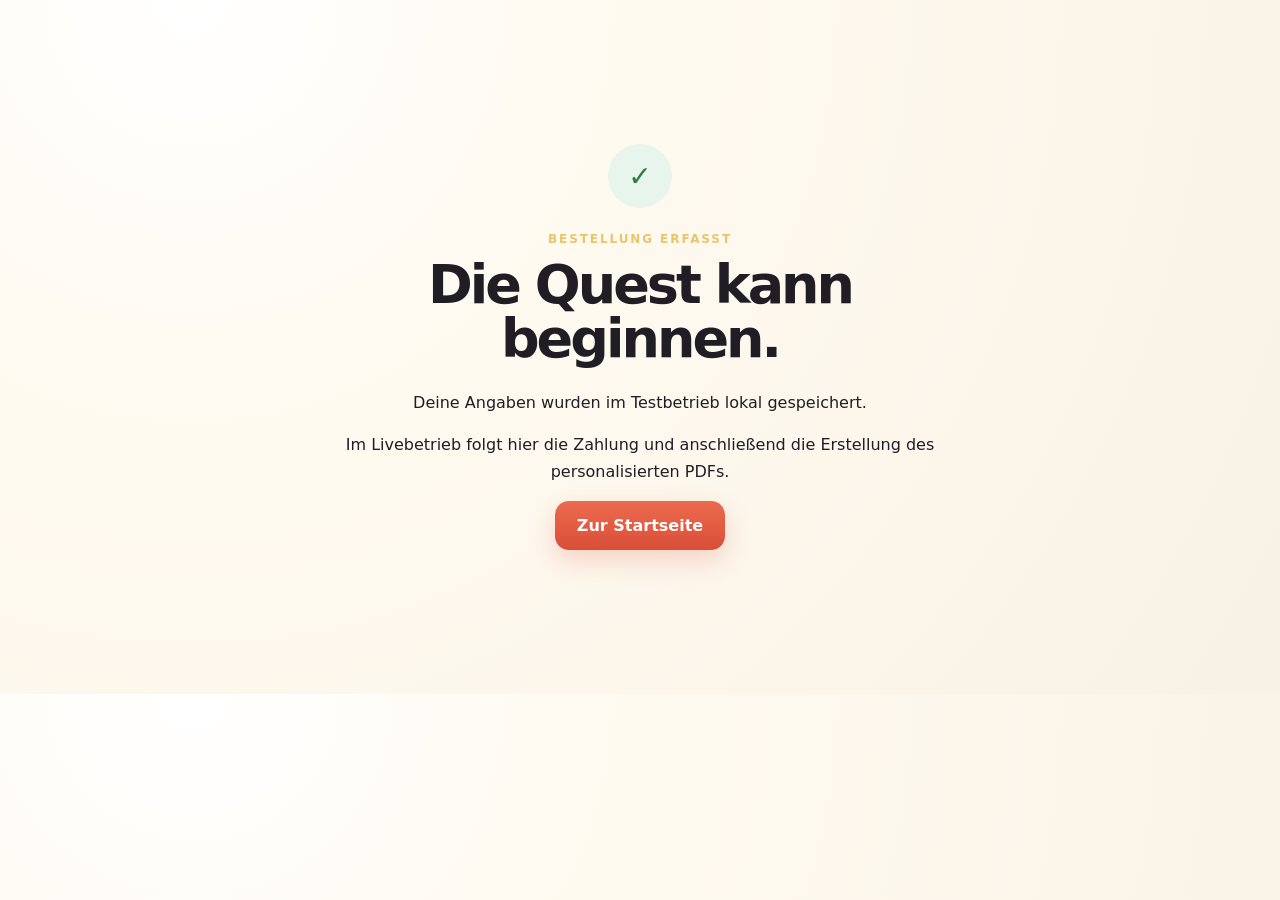
<file: danke.html>
<!doctype html><html lang="de"><head><meta charset="utf-8"><meta name="viewport" content="width=device-width,initial-scale=1"><title>Danke – GeburtstagsQuest</title><link rel="stylesheet" href="assets/style.css"></head><body><main class="thankyou"><div class="success">✓</div><div class="eyebrow">BESTELLUNG ERFASST</div><h1>Die Quest kann beginnen.</h1><p>Deine Angaben wurden im Testbetrieb lokal gespeichert.</p><p>Im Livebetrieb folgt hier die Zahlung und anschließend die Erstellung des personalisierten PDFs.</p><a class="btn" href="index.html">Zur Startseite</a></main></body></html>
</file>
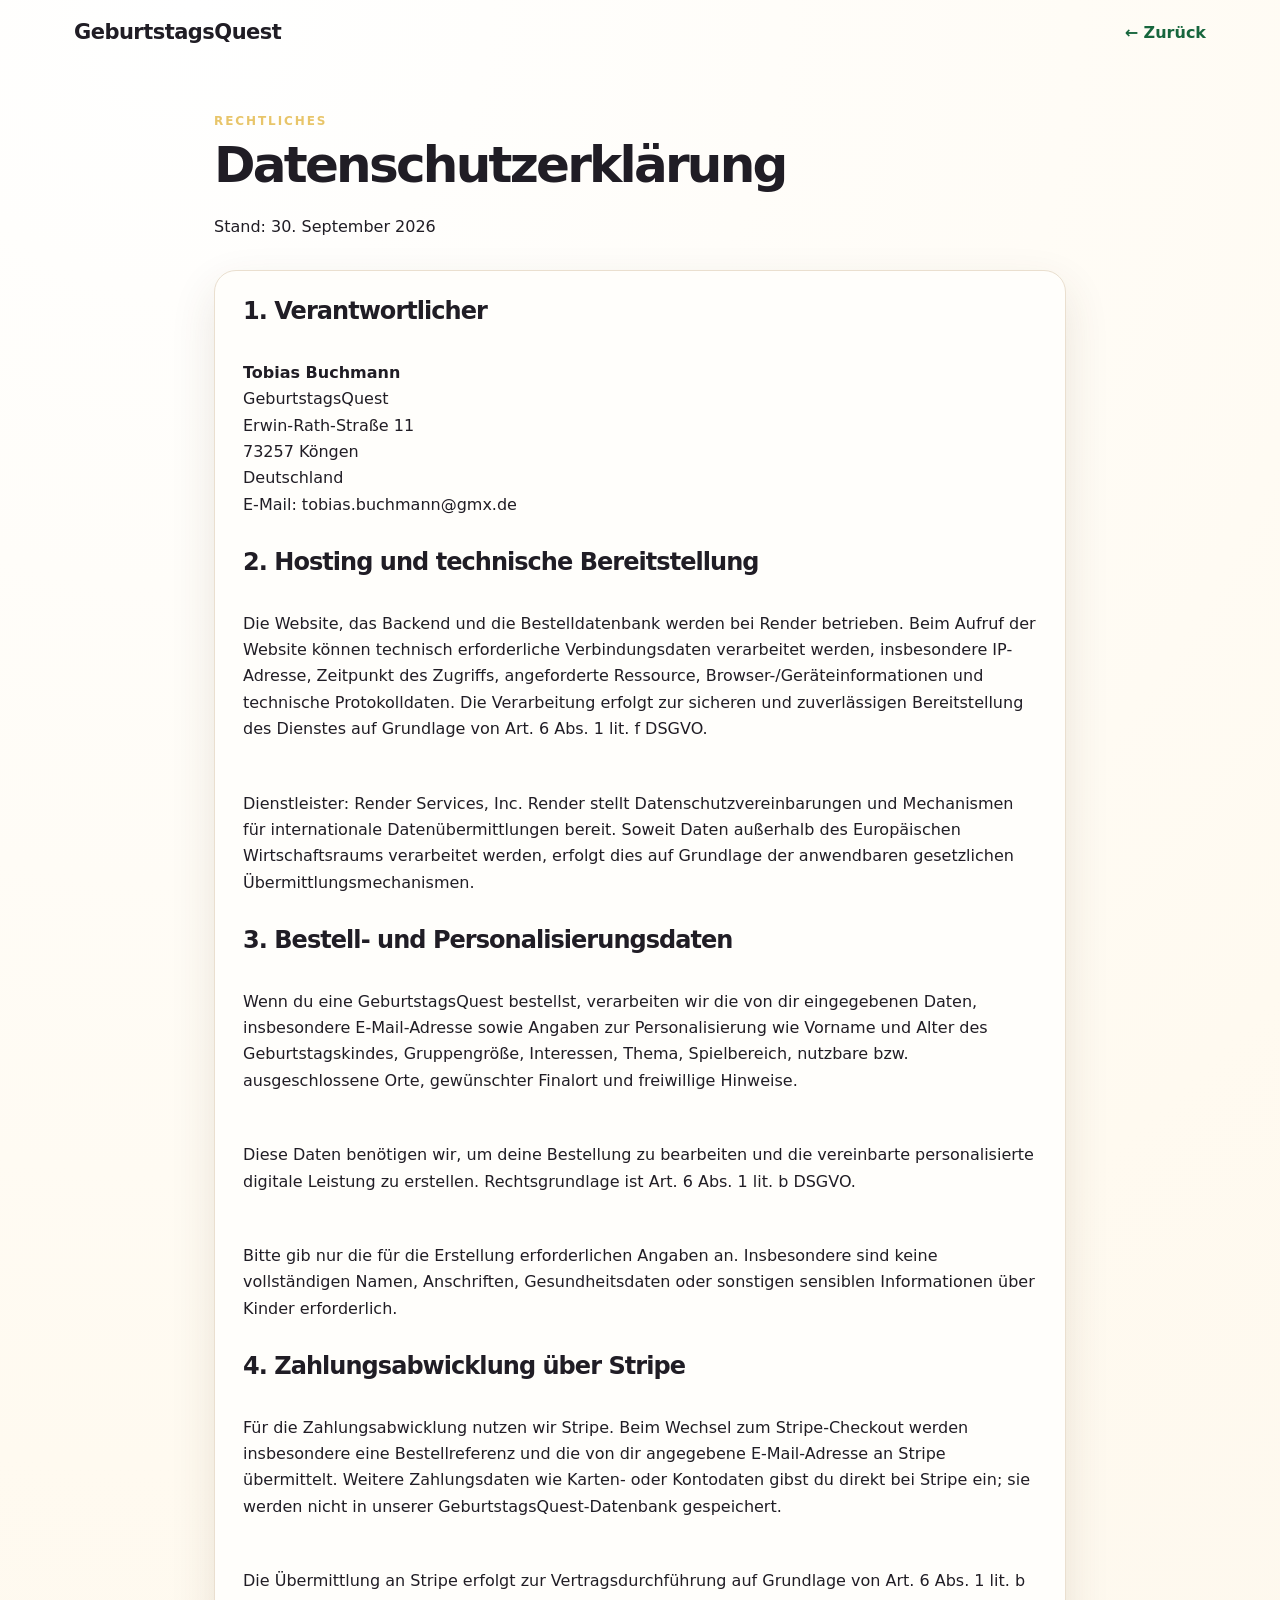
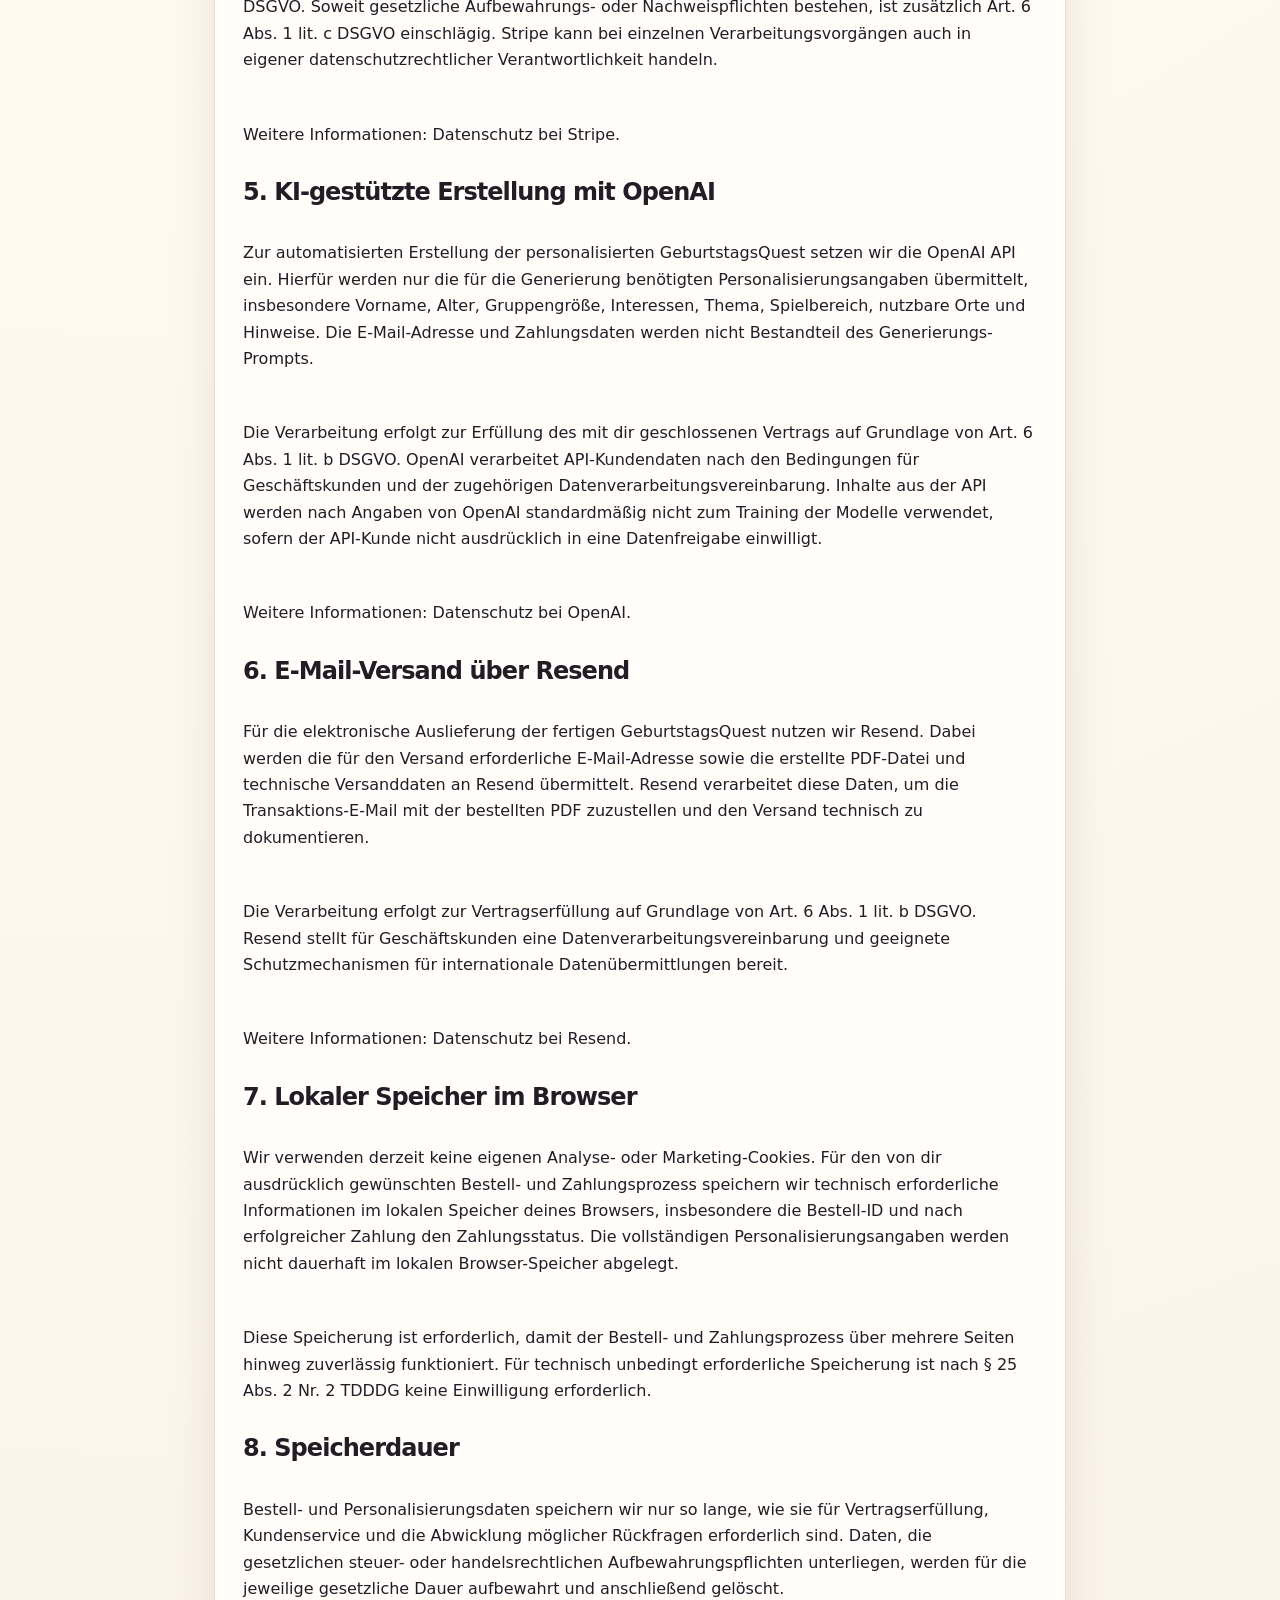
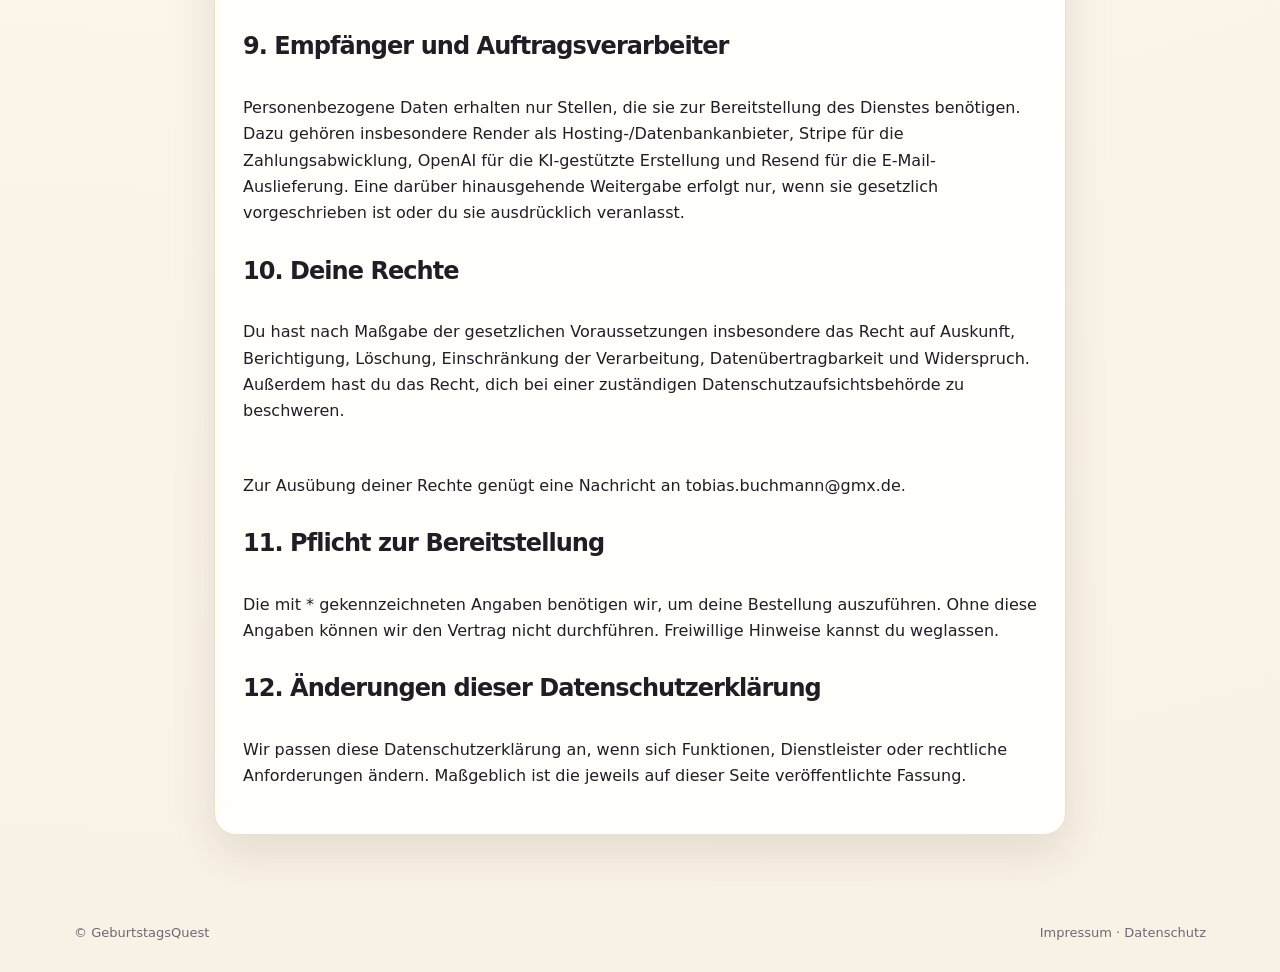
<file: datenschutz.html>
<!doctype html>
<html lang="de">
<head>
  <meta charset="utf-8">
  <meta name="viewport" content="width=device-width, initial-scale=1">
  <title>Datenschutz – GeburtstagsQuest</title>
  <meta name="robots" content="index,follow">
  <link rel="stylesheet" href="assets/style.css">
</head>
<body>
  <header class="nav">
    <a class="brand" href="index.html">GeburtstagsQuest</a>
    <a class="link" href="index.html">← Zurück</a>
  </header>

  <main class="form-page">
    <div class="form-intro">
      <div class="eyebrow">RECHTLICHES</div>
      <h1>Datenschutzerklärung</h1>
      <p>Stand: 30. September 2026</p>
    </div>

    <section class="form-section">
      <h2>1. Verantwortlicher</h2>
      <p><strong>Tobias Buchmann</strong><br>
      GeburtstagsQuest<br>
      Erwin-Rath-Straße 11<br>
      73257 Köngen<br>
      Deutschland<br>
      E-Mail: <a href="mailto:tobias.buchmann@gmx.de">tobias.buchmann@gmx.de</a></p>

      <h2>2. Hosting und technische Bereitstellung</h2>
      <p>Die Website, das Backend und die Bestelldatenbank werden bei Render betrieben. Beim Aufruf der Website können technisch erforderliche Verbindungsdaten verarbeitet werden, insbesondere IP-Adresse, Zeitpunkt des Zugriffs, angeforderte Ressource, Browser-/Geräteinformationen und technische Protokolldaten. Die Verarbeitung erfolgt zur sicheren und zuverlässigen Bereitstellung des Dienstes auf Grundlage von Art. 6 Abs. 1 lit. f DSGVO.</p>
      <p>Dienstleister: Render Services, Inc. Render stellt Datenschutzvereinbarungen und Mechanismen für internationale Datenübermittlungen bereit. Soweit Daten außerhalb des Europäischen Wirtschaftsraums verarbeitet werden, erfolgt dies auf Grundlage der anwendbaren gesetzlichen Übermittlungsmechanismen.</p>

      <h2>3. Bestell- und Personalisierungsdaten</h2>
      <p>Wenn du eine GeburtstagsQuest bestellst, verarbeiten wir die von dir eingegebenen Daten, insbesondere E-Mail-Adresse sowie Angaben zur Personalisierung wie Vorname und Alter des Geburtstagskindes, Gruppengröße, Interessen, Thema, Spielbereich, nutzbare bzw. ausgeschlossene Orte, gewünschter Finalort und freiwillige Hinweise.</p>
      <p>Diese Daten benötigen wir, um deine Bestellung zu bearbeiten und die vereinbarte personalisierte digitale Leistung zu erstellen. Rechtsgrundlage ist Art. 6 Abs. 1 lit. b DSGVO.</p>
      <p>Bitte gib nur die für die Erstellung erforderlichen Angaben an. Insbesondere sind keine vollständigen Namen, Anschriften, Gesundheitsdaten oder sonstigen sensiblen Informationen über Kinder erforderlich.</p>

      <h2>4. Zahlungsabwicklung über Stripe</h2>
      <p>Für die Zahlungsabwicklung nutzen wir Stripe. Beim Wechsel zum Stripe-Checkout werden insbesondere eine Bestellreferenz und die von dir angegebene E-Mail-Adresse an Stripe übermittelt. Weitere Zahlungsdaten wie Karten- oder Kontodaten gibst du direkt bei Stripe ein; sie werden nicht in unserer GeburtstagsQuest-Datenbank gespeichert.</p>
      <p>Die Übermittlung an Stripe erfolgt zur Vertragsdurchführung auf Grundlage von Art. 6 Abs. 1 lit. b DSGVO. Soweit gesetzliche Aufbewahrungs- oder Nachweispflichten bestehen, ist zusätzlich Art. 6 Abs. 1 lit. c DSGVO einschlägig. Stripe kann bei einzelnen Verarbeitungsvorgängen auch in eigener datenschutzrechtlicher Verantwortlichkeit handeln.</p>
      <p>Weitere Informationen: <a href="https://stripe.com/de/privacy" rel="noopener noreferrer">Datenschutz bei Stripe</a>.</p>

      <h2>5. KI-gestützte Erstellung mit OpenAI</h2>
      <p>Zur automatisierten Erstellung der personalisierten GeburtstagsQuest setzen wir die OpenAI API ein. Hierfür werden nur die für die Generierung benötigten Personalisierungsangaben übermittelt, insbesondere Vorname, Alter, Gruppengröße, Interessen, Thema, Spielbereich, nutzbare Orte und Hinweise. Die E-Mail-Adresse und Zahlungsdaten werden nicht Bestandteil des Generierungs-Prompts.</p>
      <p>Die Verarbeitung erfolgt zur Erfüllung des mit dir geschlossenen Vertrags auf Grundlage von Art. 6 Abs. 1 lit. b DSGVO. OpenAI verarbeitet API-Kundendaten nach den Bedingungen für Geschäftskunden und der zugehörigen Datenverarbeitungsvereinbarung. Inhalte aus der API werden nach Angaben von OpenAI standardmäßig nicht zum Training der Modelle verwendet, sofern der API-Kunde nicht ausdrücklich in eine Datenfreigabe einwilligt.</p>
      <p>Weitere Informationen: <a href="https://openai.com/policies/eu-privacy-policy/" rel="noopener noreferrer">Datenschutz bei OpenAI</a>.</p>

      <h2>6. E-Mail-Versand über Resend</h2>
      <p>Für die elektronische Auslieferung der fertigen GeburtstagsQuest nutzen wir Resend. Dabei werden die für den Versand erforderliche E-Mail-Adresse sowie die erstellte PDF-Datei und technische Versanddaten an Resend übermittelt. Resend verarbeitet diese Daten, um die Transaktions-E-Mail mit der bestellten PDF zuzustellen und den Versand technisch zu dokumentieren.</p>
      <p>Die Verarbeitung erfolgt zur Vertragserfüllung auf Grundlage von Art. 6 Abs. 1 lit. b DSGVO. Resend stellt für Geschäftskunden eine Datenverarbeitungsvereinbarung und geeignete Schutzmechanismen für internationale Datenübermittlungen bereit.</p>
      <p>Weitere Informationen: <a href="https://resend.com/legal/privacy-policy" rel="noopener noreferrer">Datenschutz bei Resend</a>.</p>

      <h2>7. Lokaler Speicher im Browser</h2>
      <p>Wir verwenden derzeit keine eigenen Analyse- oder Marketing-Cookies. Für den von dir ausdrücklich gewünschten Bestell- und Zahlungsprozess speichern wir technisch erforderliche Informationen im lokalen Speicher deines Browsers, insbesondere die Bestell-ID und nach erfolgreicher Zahlung den Zahlungsstatus. Die vollständigen Personalisierungsangaben werden nicht dauerhaft im lokalen Browser-Speicher abgelegt.</p>
      <p>Diese Speicherung ist erforderlich, damit der Bestell- und Zahlungsprozess über mehrere Seiten hinweg zuverlässig funktioniert. Für technisch unbedingt erforderliche Speicherung ist nach § 25 Abs. 2 Nr. 2 TDDDG keine Einwilligung erforderlich.</p>

      <h2>8. Speicherdauer</h2>
      <p>Bestell- und Personalisierungsdaten speichern wir nur so lange, wie sie für Vertragserfüllung, Kundenservice und die Abwicklung möglicher Rückfragen erforderlich sind. Daten, die gesetzlichen steuer- oder handelsrechtlichen Aufbewahrungspflichten unterliegen, werden für die jeweilige gesetzliche Dauer aufbewahrt und anschließend gelöscht.</p>

      <h2>9. Empfänger und Auftragsverarbeiter</h2>
      <p>Personenbezogene Daten erhalten nur Stellen, die sie zur Bereitstellung des Dienstes benötigen. Dazu gehören insbesondere Render als Hosting-/Datenbankanbieter, Stripe für die Zahlungsabwicklung, OpenAI für die KI-gestützte Erstellung und Resend für die E-Mail-Auslieferung. Eine darüber hinausgehende Weitergabe erfolgt nur, wenn sie gesetzlich vorgeschrieben ist oder du sie ausdrücklich veranlasst.</p>

      <h2>10. Deine Rechte</h2>
      <p>Du hast nach Maßgabe der gesetzlichen Voraussetzungen insbesondere das Recht auf Auskunft, Berichtigung, Löschung, Einschränkung der Verarbeitung, Datenübertragbarkeit und Widerspruch. Außerdem hast du das Recht, dich bei einer zuständigen Datenschutzaufsichtsbehörde zu beschweren.</p>
      <p>Zur Ausübung deiner Rechte genügt eine Nachricht an <a href="mailto:tobias.buchmann@gmx.de">tobias.buchmann@gmx.de</a>.</p>

      <h2>11. Pflicht zur Bereitstellung</h2>
      <p>Die mit * gekennzeichneten Angaben benötigen wir, um deine Bestellung auszuführen. Ohne diese Angaben können wir den Vertrag nicht durchführen. Freiwillige Hinweise kannst du weglassen.</p>

      <h2>12. Änderungen dieser Datenschutzerklärung</h2>
      <p>Wir passen diese Datenschutzerklärung an, wenn sich Funktionen, Dienstleister oder rechtliche Anforderungen ändern. Maßgeblich ist die jeweils auf dieser Seite veröffentlichte Fassung.</p>
    </section>
  </main>

  <footer>
    <div>© GeburtstagsQuest</div>
    <div><a href="impressum.html">Impressum</a> · <a href="datenschutz.html">Datenschutz</a></div>
  </footer>
</body>
</html>
</file>
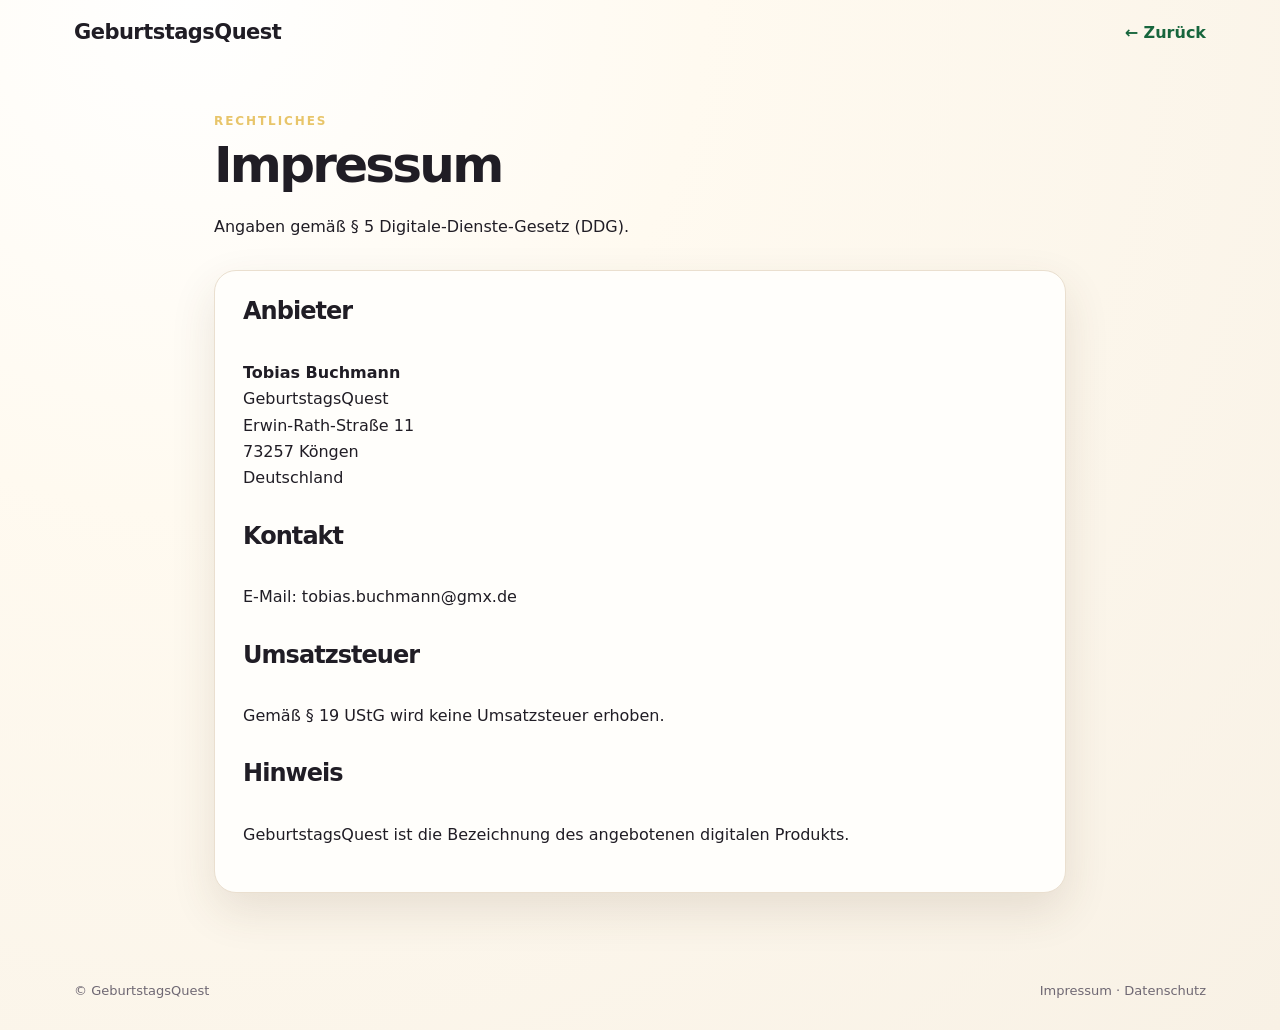
<file: impressum.html>
<!doctype html>
<html lang="de">
<head>
  <meta charset="utf-8">
  <meta name="viewport" content="width=device-width, initial-scale=1">
  <title>Impressum – GeburtstagsQuest</title>
  <meta name="robots" content="index,follow">
  <link rel="stylesheet" href="assets/style.css">
</head>
<body>
  <header class="nav">
    <a class="brand" href="index.html">GeburtstagsQuest</a>
    <a class="link" href="index.html">← Zurück</a>
  </header>

  <main class="form-page">
    <div class="form-intro">
      <div class="eyebrow">RECHTLICHES</div>
      <h1>Impressum</h1>
      <p>Angaben gemäß § 5 Digitale-Dienste-Gesetz (DDG).</p>
    </div>

    <section class="form-section">
      <h2>Anbieter</h2>
      <p><strong>Tobias Buchmann</strong><br>
      GeburtstagsQuest<br>
      Erwin-Rath-Straße 11<br>
      73257 Köngen<br>
      Deutschland</p>

      <h2>Kontakt</h2>
      <p>E-Mail: <a href="mailto:tobias.buchmann@gmx.de">tobias.buchmann@gmx.de</a></p>

      <h2>Umsatzsteuer</h2>
      <p>Gemäß § 19 UStG wird keine Umsatzsteuer erhoben.</p>

      <h2>Hinweis</h2>
      <p>GeburtstagsQuest ist die Bezeichnung des angebotenen digitalen Produkts.</p>
    </section>
  </main>

  <footer>
    <div>© GeburtstagsQuest</div>
    <div><a href="impressum.html">Impressum</a> · <a href="datenschutz.html">Datenschutz</a></div>
  </footer>
</body>
</html>
</file>
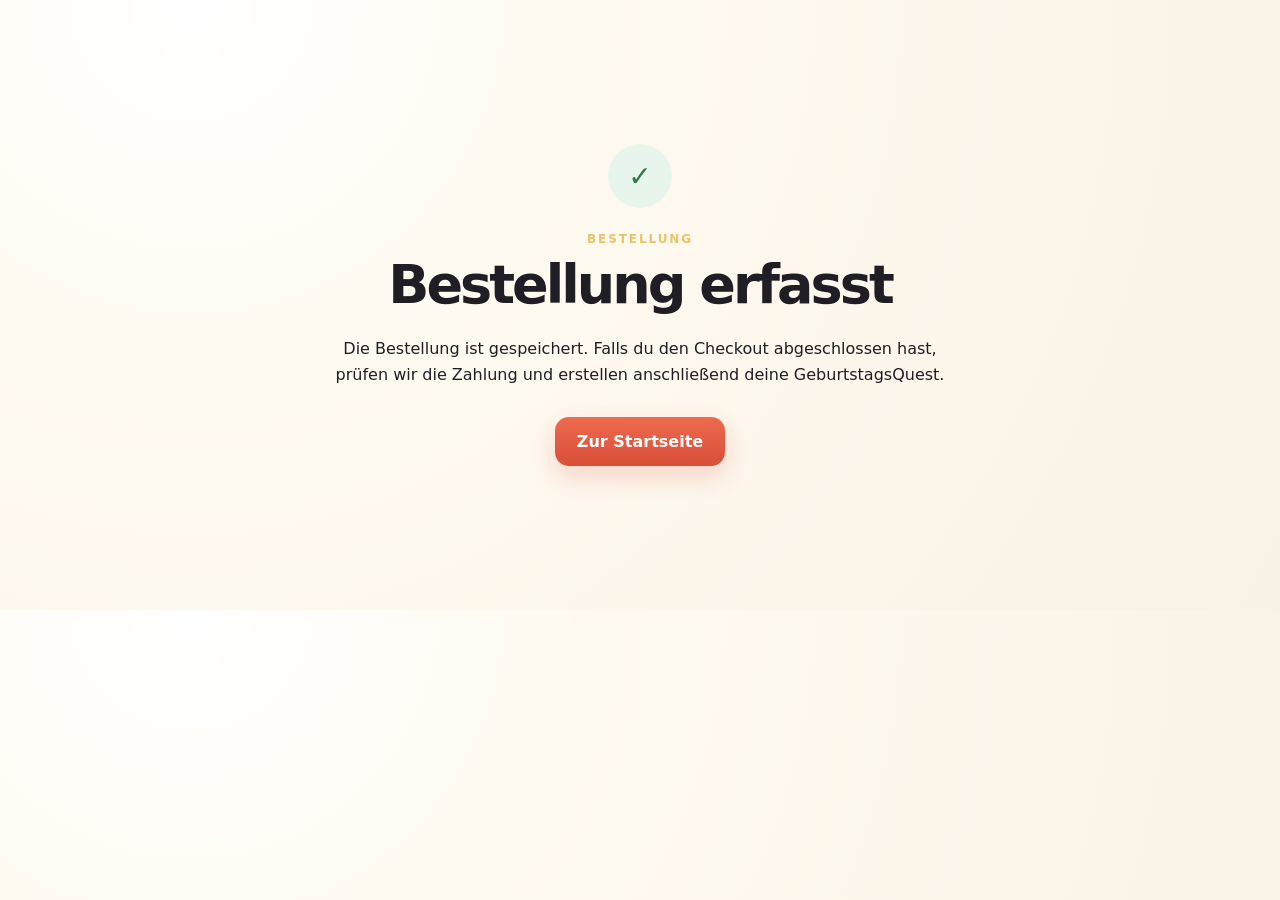
<file: zahlung-erfolgreich.html>
<!doctype html><html lang="de"><head><meta charset="utf-8"><meta name="viewport" content="width=device-width,initial-scale=1"><title>Zahlung abgeschlossen – GeburtstagsQuest</title><link rel="stylesheet" href="assets/style.css"></head><body><main class="thankyou"><div class="success">✓</div><div class="eyebrow">BESTELLUNG</div><h1 id="title">Vielen Dank für deine Bestellung.</h1><p id="status">Deine Bestellung wurde erfasst. Wir prüfen den Zahlungsstatus und erstellen anschließend deine persönliche GeburtstagsQuest.</p><div id="actions" style="margin-top:28px"><a class="btn" href="index.html">Zur Startseite</a></div></main><script src="assets/config.js"></script><script>(async function(){const p=new URLSearchParams(location.search);const sessionId=p.get('session_id');let orderId=p.get('order_id')||localStorage.getItem('geburtstagsquest_order_id');const title=document.getElementById('title');const status=document.getElementById('status');const api=((window.GQ_CONFIG||{}).API_BASE||'').replace(/\/$/,'');if(!sessionId){title.textContent='Bestellung erfasst';status.textContent='Die Bestellung ist gespeichert. Falls du den Checkout abgeschlossen hast, prüfen wir die Zahlung und erstellen anschließend deine GeburtstagsQuest.';return;}async function recoverOrder(){if(orderId||!api)return orderId;for(let i=0;i<6;i++){try{const r=await fetch(api+'/api/order-by-session?session_id='+encodeURIComponent(sessionId));const d=await r.json();if(r.ok&&d.found&&d.order_id){orderId=d.order_id;localStorage.setItem('geburtstagsquest_order_id',orderId);return orderId;}}catch(e){}await new Promise(resolve=>setTimeout(resolve,1500));}return null;}await recoverOrder();if(!orderId){title.textContent='Vielen Dank für deine Zahlung.';status.textContent='Die Zahlung ist eingegangen. Deine Bestellung wird gerade zugeordnet und die GeburtstagsQuest anschließend erstellt.';return;}try{const r=await fetch(api+'/api/order-by-session?session_id='+encodeURIComponent(sessionId));const d=await r.json();if(r.ok&&d.found){localStorage.setItem('geburtstagsquest_paid_order_id',orderId);title.textContent='Vielen Dank – die Zahlung ist eingegangen.';status.textContent=d.status==='delivered'?'Deine GeburtstagsQuest wurde bereits erstellt und versendet.':'Deine Bestellung ist sicher erfasst. Das personalisierte Abenteuer wird jetzt erstellt und anschließend per E-Mail versendet.';return;}}catch(e){}title.textContent='Vielen Dank für deine Bestellung.';status.textContent='Deine Bestellung ist sicher erfasst. Wir erstellen anschließend deine persönliche GeburtstagsQuest.';})();</script></body></html>
</file>
<file: assets/style.css>
:root{--bg:#fffaf0;--paper:#fffdf7;--ink:#201d25;--muted:#6f6873;--accent:#d95b42;--accent2:#bd842f;--forest:#17663d;--forest-dark:#0f472d;--wood:#d69a55;--wood-light:#f1bd78;--dark:#183e2c;--card:#fffefb;--line:#eadfcf;--shadow:0 18px 45px rgba(79,54,31,.12)}*{box-sizing:border-box}html{scroll-behavior:smooth}body{margin:0;background:radial-gradient(circle at 15% 0,#fff 0,#fffaf0 34%,#f8f1e5 100%);color:var(--ink);font-family:Inter,ui-sans-serif,system-ui,-apple-system,BlinkMacSystemFont,"Segoe UI",sans-serif}a{color:inherit;text-decoration:none}.nav{max-width:1180px;margin:auto;padding:20px 24px;display:flex;align-items:center;justify-content:space-between}.brand{font-weight:900;letter-spacing:-.025em;font-size:21px;display:flex;align-items:center;gap:9px}.brand-mark{width:30px;height:30px;display:grid;place-items:center;background:var(--forest);color:#fff;border-radius:50%;font-size:13px;box-shadow:inset 0 0 0 3px rgba(255,255,255,.55)}.btn{display:inline-flex;align-items:center;justify-content:center;background:linear-gradient(180deg,#ec6b4f,#d94e37);color:#fff;padding:15px 22px;border-radius:14px;font-weight:900;border:0;cursor:pointer;box-shadow:0 10px 26px rgba(217,78,55,.22);transition:.2s transform,.2s box-shadow}.btn:hover{transform:translateY(-2px);box-shadow:0 14px 32px rgba(217,78,55,.28)}.btn-small{padding:10px 15px;border-radius:11px;font-size:14px}.btn.full{width:100%}.link{font-weight:800;color:var(--forest)}.hero{max-width:1180px;margin:18px auto 0;padding:50px 24px 74px;display:grid;grid-template-columns:1.05fr .95fr;gap:60px;align-items:center}.wood-kicker,.wood-title{display:inline-block;color:#20160d;font-weight:950;letter-spacing:.01em;background:linear-gradient(180deg,#f4c27e,#d99b57);border:2px solid #9d5f27;border-radius:13px;padding:9px 16px;box-shadow:inset 0 2px 0 rgba(255,255,255,.5),0 5px 0 #874c21,0 10px 20px rgba(86,52,22,.12);position:relative}.wood-kicker{font-size:11px;letter-spacing:.12em;margin-bottom:22px}.wood-title{font-size:17px;margin-bottom:16px}.wood-title.left{margin-left:0}.centered{text-align:center;margin-left:auto;margin-right:auto}.eyebrow{font-size:12px;font-weight:900;letter-spacing:.16em;color:#e8c56a;margin-bottom:12px}h1{font-size:61px;line-height:1.00;letter-spacing:-.055em;margin:0 0 24px;max-width:760px}h2{font-size:39px;line-height:1.06;letter-spacing:-.04em;margin:0 0 18px}h3{font-size:21px;margin:0 0 10px}p{line-height:1.65}.lead{font-size:19px;color:var(--muted);max-width:700px}.lead.compact{font-size:17px}.hero-actions{display:flex;gap:22px;align-items:center;margin-top:30px;flex-wrap:wrap}.trust-row{display:flex;gap:18px;margin-top:24px;color:var(--muted);font-size:14px;flex-wrap:wrap}.quest-showcase{min-height:550px;position:relative}.showcase-card{position:absolute;width:310px;min-height:380px;border-radius:24px;color:#fff;box-shadow:0 28px 60px rgba(44,37,31,.22);border:7px solid #fff;display:flex;flex-direction:column;justify-content:flex-end;overflow:hidden;background:#244832}.showcase-art{position:absolute;inset:0;width:100%;height:100%;object-fit:cover;display:block}.showcase-card:before{content:"";position:absolute;inset:0;background:linear-gradient(180deg,rgba(12,20,14,.02) 35%,rgba(10,20,15,.18) 56%,rgba(8,15,10,.84) 100%);z-index:1}.showcase-overlay{position:relative;z-index:2;padding:34px 28px 28px;margin-top:auto;text-shadow:0 2px 10px rgba(0,0,0,.35)}.showcase-small{font-size:10px;font-weight:950;letter-spacing:.13em;opacity:.9;margin-bottom:10px}.showcase-card strong{font-size:26px;line-height:1.05;display:block}.showcase-card span{font-size:13px;margin-top:12px;opacity:.94;display:block}.showcase-dino{right:38px;top:18px;transform:rotate(4deg);z-index:1}.showcase-detective{left:10px;top:125px;transform:rotate(-7deg);z-index:2}.showcase-space{right:0;bottom:0;transform:rotate(8deg);z-index:3}.section{max-width:1180px;margin:0 auto;padding:86px 24px}.section-head{max-width:790px;margin-bottom:38px}.section-head.centered{margin-bottom:44px}.section-head p{color:var(--muted);font-size:18px}.steps{display:grid;grid-template-columns:repeat(3,1fr);gap:20px}.step,.example-card,.price-card,.form-section{background:var(--card);border:1px solid var(--line);border-radius:22px;padding:28px;box-shadow:var(--shadow)}.visual-steps .step{text-align:center;position:relative;padding-top:26px}.step-icon{font-size:42px;margin:12px 0}.num{width:42px;height:42px;border-radius:50%;display:grid;place-items:center;background:var(--accent);color:#fff;font-weight:950;margin:0 auto 10px}.step p,.example-card p{color:var(--muted)}.themes{max-width:1230px}.premium-themes{display:grid;grid-template-columns:repeat(3,1fr);gap:18px}.theme-card{min-height:330px;border-radius:23px;padding:0;border:1px solid rgba(255,255,255,.6);box-shadow:var(--shadow);position:relative;overflow:hidden;background:#fff;transition:.2s transform,.2s box-shadow}.theme-card:hover{transform:translateY(-4px);box-shadow:0 24px 52px rgba(79,54,31,.17)}.theme-art{width:100%;height:220px;object-fit:cover;display:block;background:#f6eedf}.theme-card-copy{padding:18px 20px 22px}.theme-card h3{margin-bottom:7px}.theme-card p{margin:0;color:rgba(25,22,25,.72)}.theme-detective .theme-card-copy{background:linear-gradient(145deg,#f4efe6,#e7ddcf)}.theme-dino .theme-card-copy{background:linear-gradient(145deg,#edf8e8,#d6ebca)}.theme-space .theme-card-copy{background:linear-gradient(145deg,#edf6fd,#d6eaf9)}.theme-magic .theme-card-copy{background:linear-gradient(145deg,#f8f0fd,#eadcf8)}.theme-animal .theme-card-copy{background:linear-gradient(145deg,#fff6ec,#fae4cf)}.theme-research .theme-card-copy{background:linear-gradient(145deg,#eef8f4,#d8eee8)}.theme-note{text-align:center;margin-top:26px;color:var(--muted);font-weight:700}.dark{max-width:none;background:linear-gradient(145deg,#133623,#1e5437);color:#fff;padding-left:max(24px,calc((100vw - 1132px)/2));padding-right:max(24px,calc((100vw - 1132px)/2))}.dark .section-head p,.dark .example-card p{color:#d6e6db}.example-grid{display:grid;grid-template-columns:repeat(3,1fr);gap:20px}.example-card{background:rgba(255,255,255,.075);border-color:rgba(255,255,255,.18);box-shadow:none}.tag{display:inline-block;font-size:10px;letter-spacing:.14em;font-weight:950;color:#f2d080;margin-bottom:18px}.split{display:grid;grid-template-columns:1fr 1fr;gap:70px;align-items:start}.checklist{display:grid;gap:12px;font-weight:750}.illustrated-checklist div{background:#fff;border:1px solid var(--line);border-radius:14px;padding:14px 16px;box-shadow:0 8px 22px rgba(70,48,25,.06);display:flex;align-items:center;gap:12px}.illustrated-checklist span{font-size:23px}.stressfree{padding-top:40px}.stressfree-card{background:linear-gradient(145deg,#fffdf7,#f7ead5);border:2px solid #e3c38c;border-radius:28px;padding:42px;box-shadow:var(--shadow);display:grid;grid-template-columns:1fr 1fr;gap:40px;align-items:center}.stress-badge{display:inline-block;background:#ef674f;color:#fff;padding:12px 16px;border-radius:18px;font-weight:900;transform:rotate(-2deg);margin-top:10px}.mini-route{display:flex;align-items:center;justify-content:center;gap:10px}.mini-route>div{width:105px;height:118px;background:#fff;border:1px solid var(--line);border-radius:20px;display:flex;flex-direction:column;align-items:center;justify-content:center;font-size:34px;box-shadow:0 10px 25px rgba(71,53,32,.08)}.mini-route strong{font-size:13px;margin-top:6px}.mini-route span{font-size:11px;color:var(--muted)}.mini-route b{font-size:24px;color:var(--forest)}.price-wrap{display:flex;justify-content:center}.price-card{max-width:520px;width:100%;padding:36px}.premium-price{text-align:center;border:2px solid #ddbd83;background:linear-gradient(180deg,#fffef9,#fbf1df)}.price{font-size:58px;font-weight:950;letter-spacing:-.05em;color:var(--forest)}.price-card ul{text-align:left;padding-left:22px;line-height:1.9;color:var(--muted)}.faq details{border-top:1px solid var(--line);padding:20px 0}.faq details:last-child{border-bottom:1px solid var(--line)}.faq summary{font-weight:850;cursor:pointer}.faq p{color:var(--muted)}.cta{max-width:1132px;margin:30px auto 80px;border-radius:26px;padding:44px;display:flex;align-items:center;justify-content:space-between;gap:20px}.adventure-cta{background:linear-gradient(145deg,#dff0d9,#f8e8bd);border:1px solid #d4c08c;box-shadow:var(--shadow)}footer{max-width:1180px;margin:auto;padding:0 24px 32px;display:flex;justify-content:space-between;gap:20px;color:var(--muted);font-size:13px}.muted{color:var(--muted)}.form-page{max-width:900px;margin:30px auto 90px;padding:0 24px}.form-intro{margin:50px 0 30px}.form-intro h1{font-size:50px}.quest-form{display:grid;gap:18px}.form-section{display:grid;gap:16px}.form-section h2{font-size:24px;margin-bottom:3px}.form-section.theme-picker{background:linear-gradient(180deg,#fffef9,#fbf2e3);border:2px solid #e1c89d}label,.label-like{font-weight:800;font-size:14px}input,select,textarea{width:100%;margin-top:8px;border:1px solid #d8d1c8;border-radius:12px;background:#fff;padding:13px 14px;font:inherit;color:var(--ink);outline:none}input:focus,select:focus,textarea:focus{border-color:var(--forest);box-shadow:0 0 0 3px rgba(23,102,61,.10)}.two{display:grid;grid-template-columns:1fr 1fr;gap:14px}.choice-grid{display:grid;grid-template-columns:1fr 1fr;gap:12px}.choice{position:relative}.choice input{position:absolute;opacity:0;pointer-events:none}.choice span{display:block;border:2px solid #e4dacb;padding:16px;border-radius:16px;background:#fff;cursor:pointer;transition:.18s transform,.18s box-shadow,.18s border-color}.choice span strong{display:block;font-size:15px;margin-bottom:4px}.choice span small{display:block;color:var(--muted);font-weight:600;line-height:1.35}.choice input:checked+span{border-color:var(--forest);box-shadow:0 0 0 4px rgba(23,102,61,.10),0 10px 24px rgba(72,54,32,.08);transform:translateY(-2px)}.choice.theme-choice-dino span{background:#f4fbf0}.choice.theme-choice-space span{background:#f1f8fe}.choice.theme-choice-magic span{background:#faf4ff}.choice.theme-choice-animal span{background:#fff7ee}.choice.theme-choice-research span{background:#fffbed}.choice.theme-choice-detective span{background:#faf7f1}.checks{display:grid;grid-template-columns:1fr 1fr;gap:10px}.checks label,.consent{font-weight:600}.checks input,.consent input{width:auto;margin:0 8px 0 0}.consent{display:flex;align-items:flex-start}.order-box{display:flex;justify-content:space-between;align-items:center;background:linear-gradient(145deg,#143725,#1d5438);color:#fff;padding:22px;border-radius:18px;box-shadow:var(--shadow)}.order-price{font-size:28px;font-weight:950}.tiny{font-size:12px;color:var(--muted);text-align:center}.thankyou{max-width:680px;margin:120px auto;padding:24px;text-align:center}.thankyou h1{font-size:54px}.success{width:64px;height:64px;border-radius:50%;display:grid;place-items:center;margin:0 auto 24px;background:#e8f5ec;color:#2f7c43;font-weight:900;font-size:28px}@media(max-width:900px){h1{font-size:46px}h2{font-size:32px}.hero{grid-template-columns:1fr;gap:30px;padding-top:28px}.quest-showcase{min-height:510px;max-width:560px}.premium-themes{grid-template-columns:repeat(2,1fr)}.stressfree-card{grid-template-columns:1fr}.split{grid-template-columns:1fr;gap:32px}}@media(max-width:620px){h1{font-size:39px}.hero{padding-bottom:48px}.quest-showcase{min-height:430px}.showcase-card{width:240px;min-height:310px}.showcase-overlay{padding:24px 20px 22px}.showcase-card strong{font-size:21px}.showcase-dino{right:16px}.showcase-detective{left:0;top:92px}.showcase-space{right:4px}.steps,.example-grid,.premium-themes{grid-template-columns:1fr}.theme-card{min-height:0}.theme-art{height:250px}.cta{margin-left:16px;margin-right:16px;flex-direction:column;align-items:flex-start}.choice-grid,.checks,.two{grid-template-columns:1fr}.mini-route{gap:5px;flex-wrap:wrap}.mini-route>div{width:88px;height:108px}.stressfree-card{padding:26px}.wood-title{font-size:15px}footer{flex-direction:column}}
</file>
